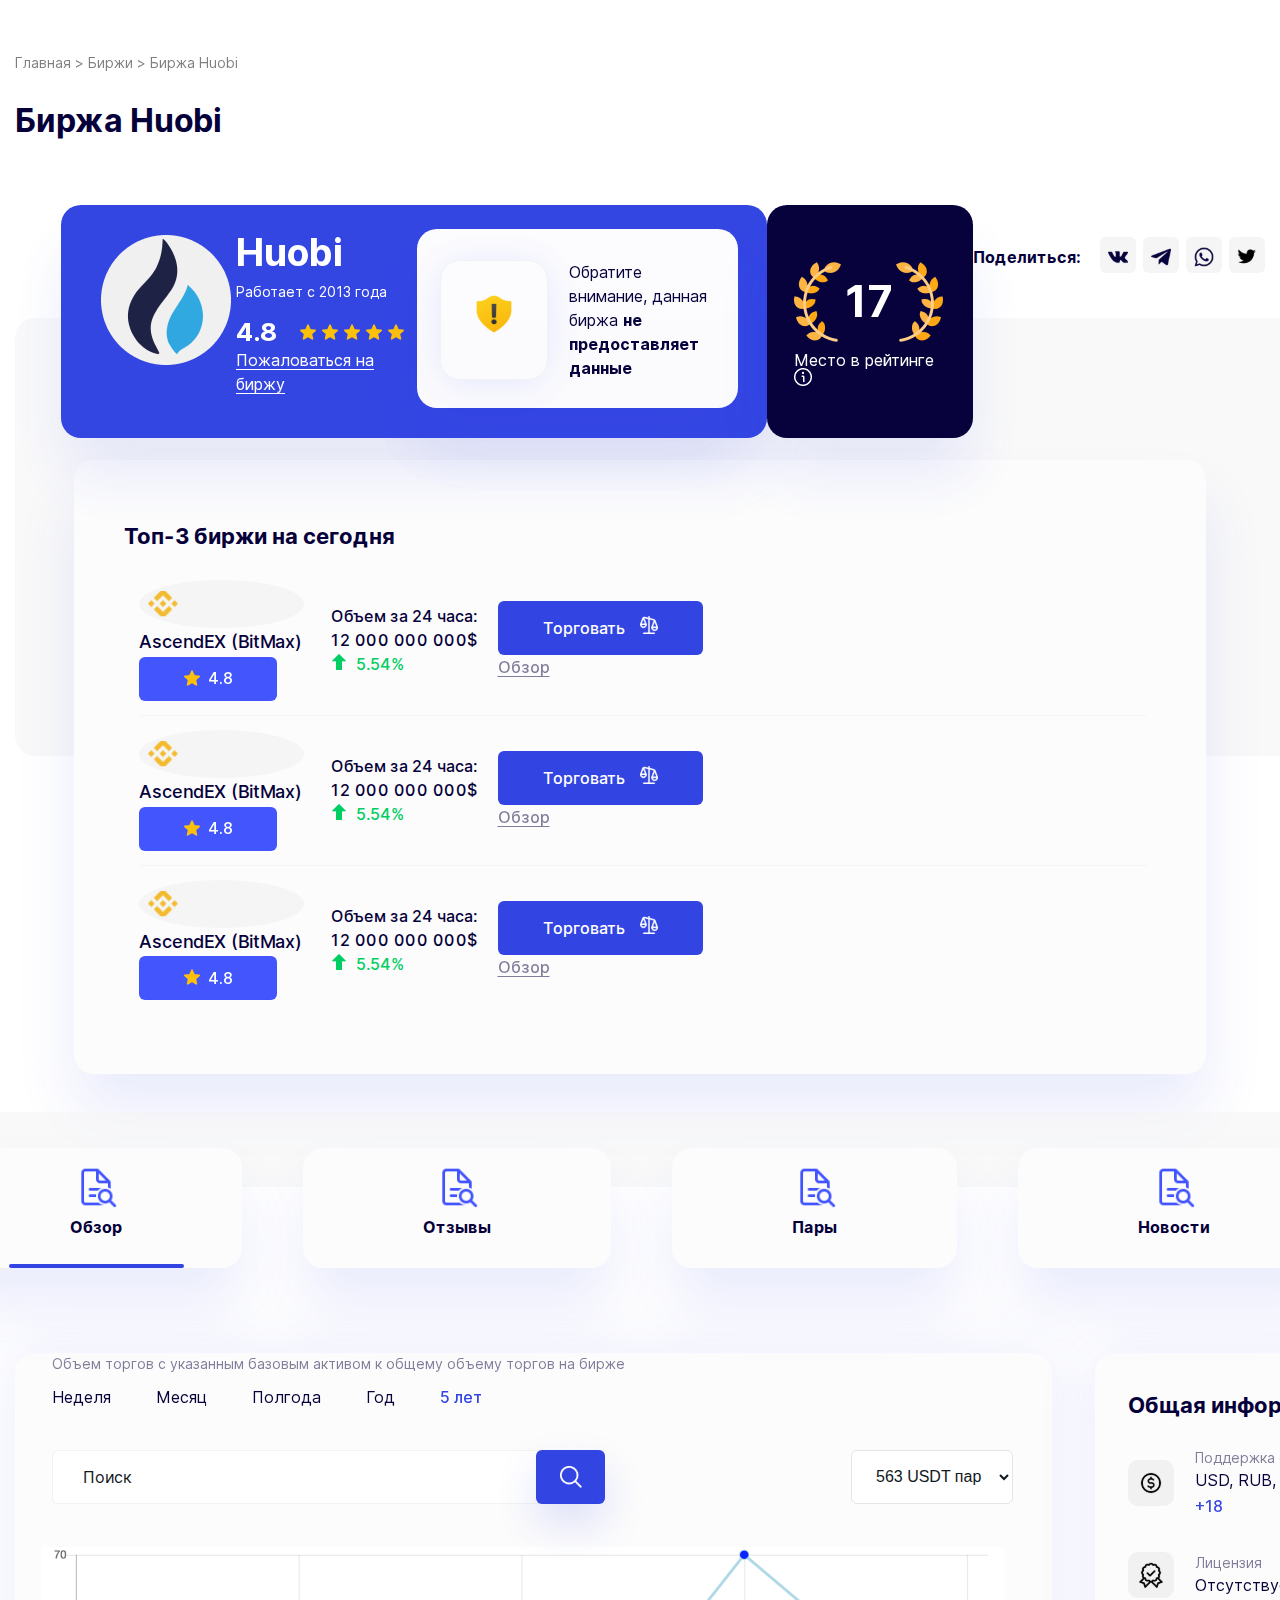
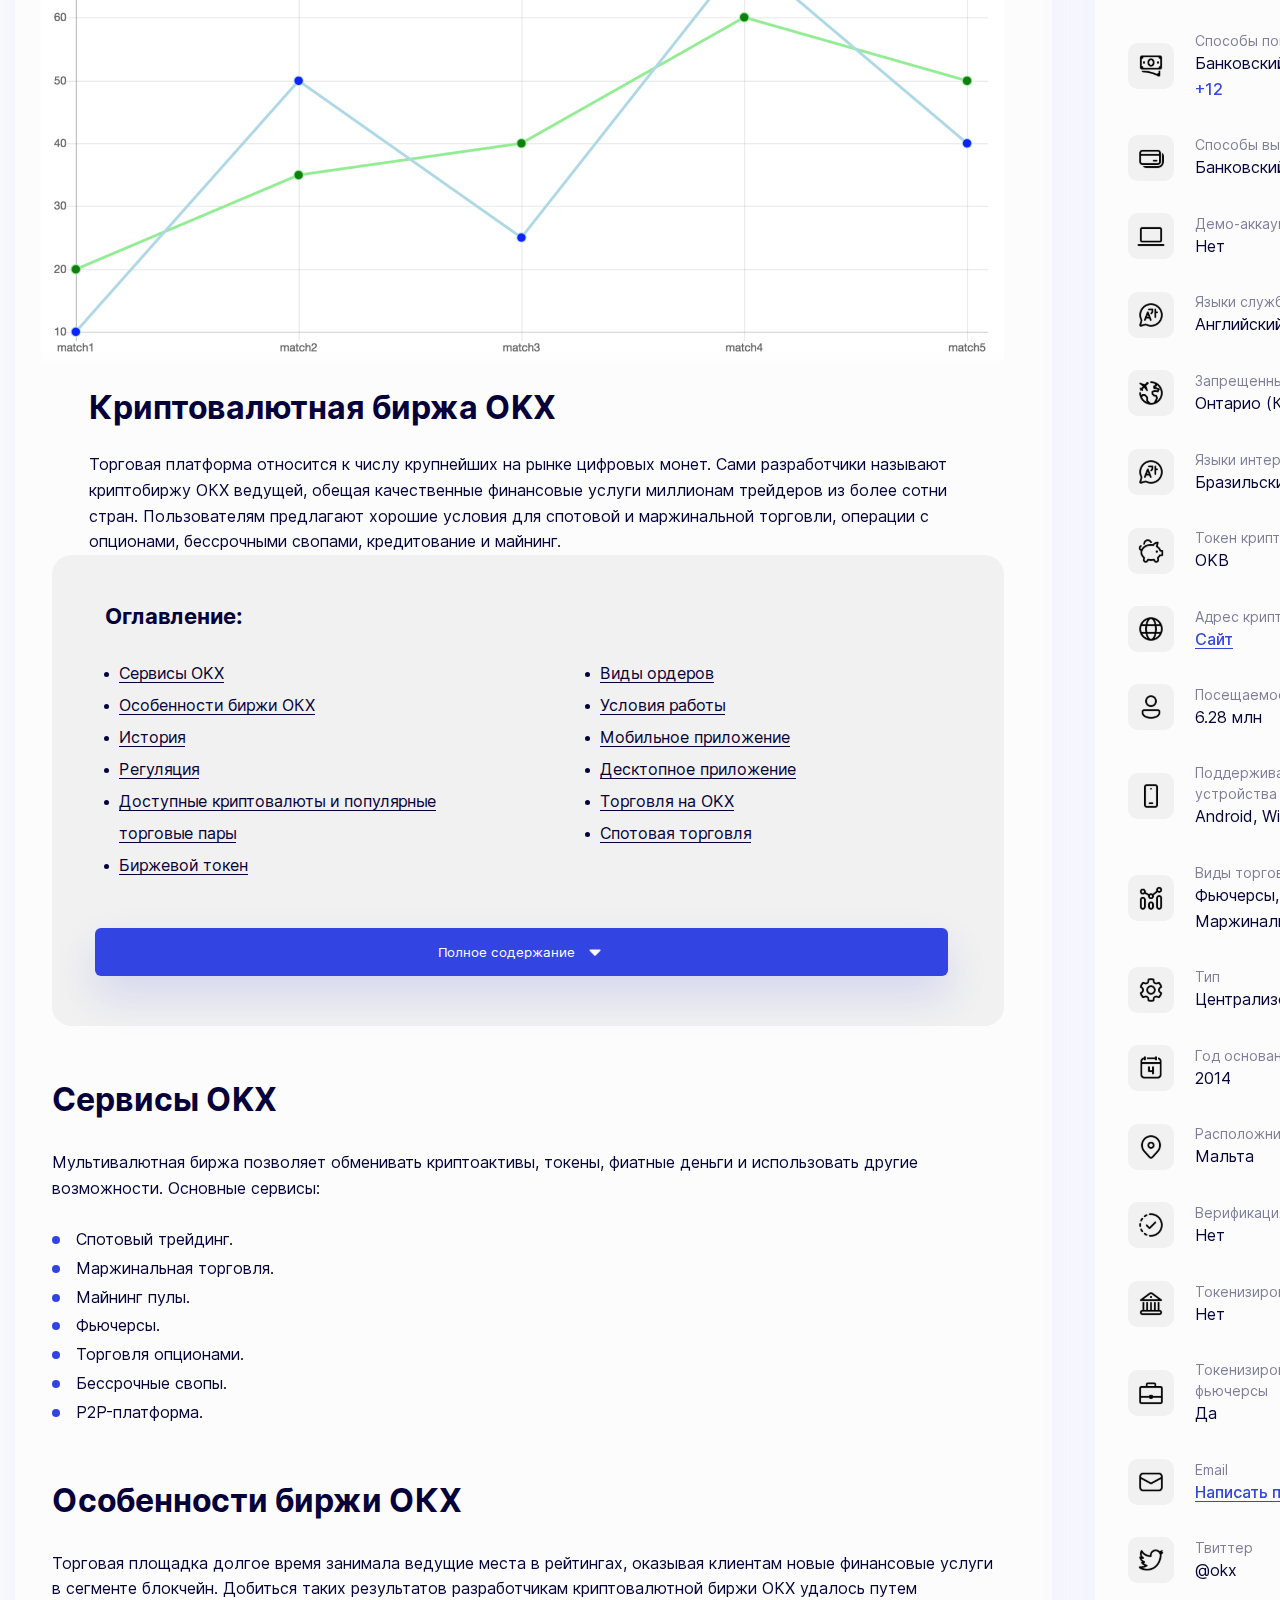
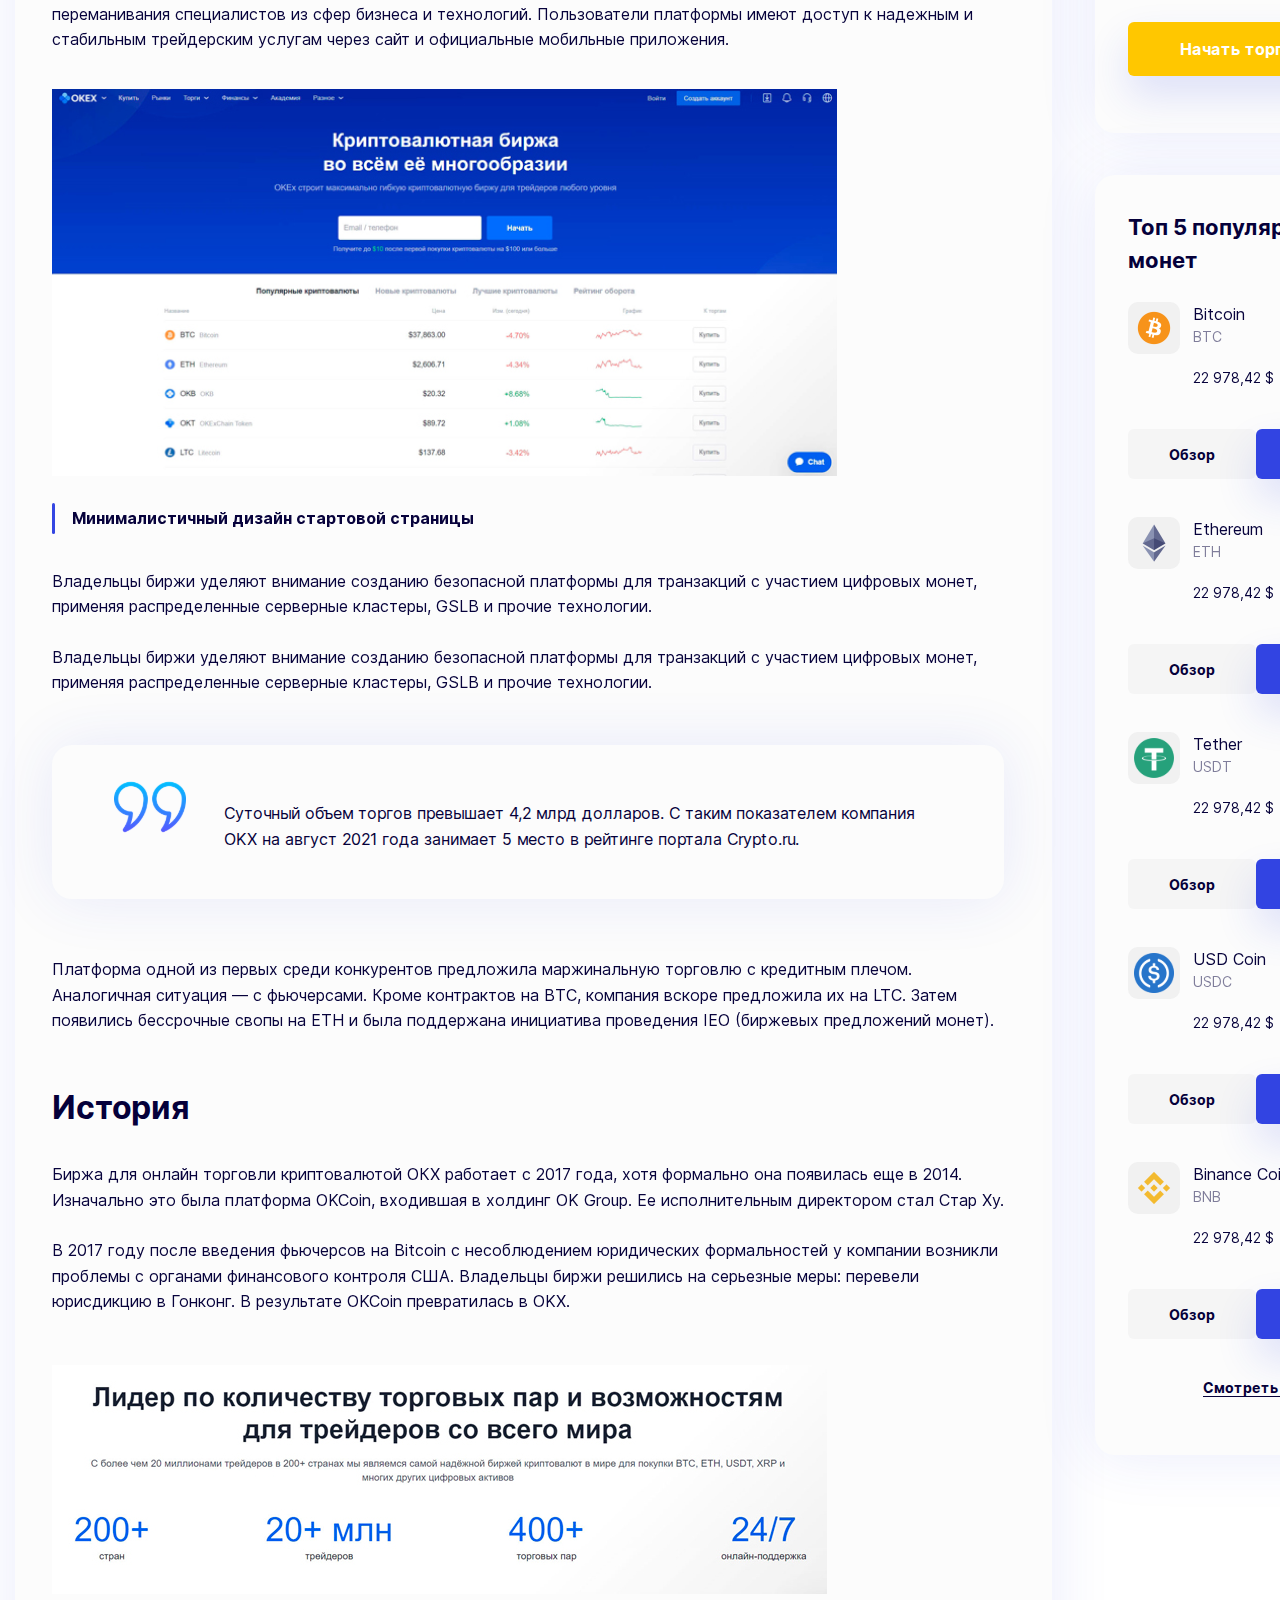
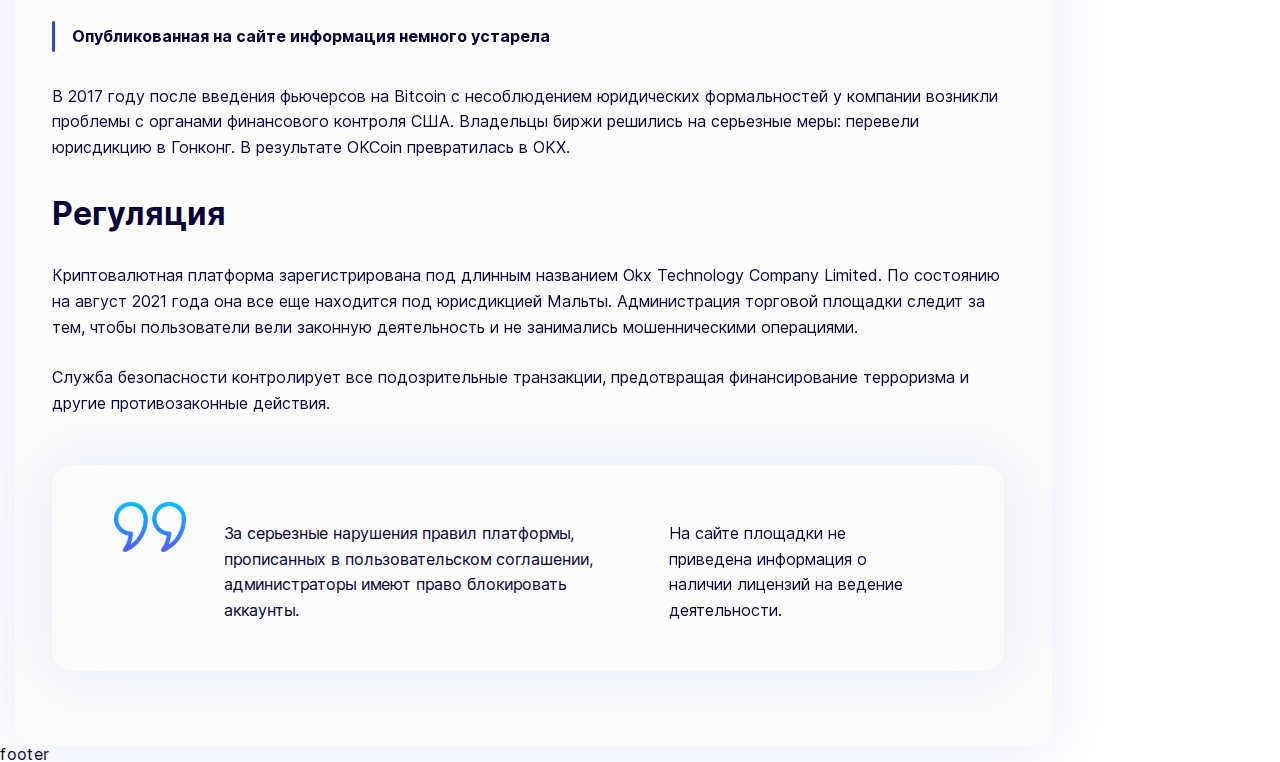
<file: index.html>
<!DOCTYPE html>
<html lang="en">
  <head>
    <meta charset="UTF-8" />
    <meta http-equiv="X-UA-Compatible" content="IE=edge" />
    <meta name="viewport" content="width=device-width, initial-scale=1.0" />
    <link rel="stylesheet" href="css/style.css" />
    <title>Document</title>
  </head>
  <body>
    <div class="wrapper">
      <header class="header">
        <div class="header__container">
          <div class="header__inner">
            <div class="header__breadcrumbs">Главная > Биржи > Биржа Huobi</div>
            <div class="header__title title">Биржа Huobi</div>
            <!--  рейтинги -->
            <div class="header__ratings">
              <div class="ratings-item1">
                <div class="ratings-item1__logo">
                  <img src="img/header/logo.png" alt="Logo-huobi" />
                </div>
                <div class="ratings-item1__content">
                  <div class="ratings-item1__title">Huobi</div>
                  <div class="ratings-item1__subtitle">Работает с 2013 года</div>
                  <div class="ratings-item1__stars">
                    <span>4.8</span>
                    <ul>
                      <li><img src="img/star/star.svg" alt="" /></li>
                      <li><img src="img/star/star.svg" alt="" /></li>
                      <li><img src="img/star/star.svg" alt="" /></li>
                      <li><img src="img/star/star.svg" alt="" /></li>
                      <li><img src="img/star/star.svg" alt="" /></li>
                    </ul>
                  </div>
                  <a class="ratings-item1__complain">Пожаловаться на биржу</a>
                </div>
                <div class="ratings-item1__warning">
                  <div class="warning">
                    <div class="warning__logo">
                      <img src="img/header/warning.svg" alt="warning" />
                    </div>
                    <div class="warning__content">
                      Обратите внимание, данная биржа <span>не предоставляет данные</span>
                    </div>
                  </div>
                </div>
              </div>
              <div class="ratings-item2">
                <div class="ratings-item2__rate">
                  <div class="ratings-item2__leaf">
                    <img src="img/header/rating/laurel-wreath_1.png" alt="wreath" />
                  </div>
                  <div class="ratings-item2__number">17</div>
                  <div class="ratings-item2__leaf">
                    <img src="img/header/rating/laurel-wreath_2.png" alt="wreath" />
                  </div>
                </div>
                <div class="ratings-item2__text">
                  <span>Место в рейтинге</span>
                  <img src="img/header/rating/notification.png" alt="info-mark" />
                </div>
              </div>
              <div class="ratings-item3">
                <div class="socials">
                  <div class="socials__text">Поделиться:</div>
                  <ul class="socials__list">
                    <li>
                      <a href="#" class="socials__link">
                        <img src="img/socials/vk.svg" alt="social-network" />
                      </a>
                    </li>
                    <li>
                      <a href="#" class="socials__link">
                        <img src="img/socials/telegram.svg" alt="social-network" />
                      </a>
                    </li>
                    <li>
                      <a href="#" class="socials__link">
                        <img src="img/socials/whatsapp.svg" alt="social-network" />
                      </a>
                    </li>
                    <li>
                      <a href="#" class="socials__link">
                        <img src="img/socials/twitter.svg" alt="social-network" />
                      </a>
                    </li>
                  </ul>
                </div>
              </div>
            </div>
            <!--  топ 3 биржи -->
            <div class="header__exchanges exchanges-header">
              <div class="exchanges-header__container">
                <div class="exchanges-header__wrapper">
                  <div class="exchanges-header__title">Топ-3 биржи на сегодня</div>
                  <div class="exchanges-header__row">
                    <div class="exchanges-header__item exchanges-header__item_1">
                      <div class="item-exchanges__logo">
                        <img src="img/header/bitmax.svg" alt="" />
                      </div>
                      <div class="item-exchanges__name">AscendEX (BitMax)</div>
                      <div class="item-exchanges__rate">
                        <div class="item-exchange__star">
                          <img src="img/star/star.svg" alt="" />
                        </div>
                        <span>4.8</span>
                      </div>
                    </div>
                    <div class="exchanges-header__item exchanges-header__item_2">
                      <div class="item-exchanges__amount">Объем за 24 часа:</div>
                      <div class="item-exchanges__amount_money">12 000 000 000$</div>
                      <div class="item-exchanges__percent">
                        <div class="item-exchanges__percent_up">
                          <img src="img/header/top-list/arrow.svg" alt="" />
                        </div>
                        <span>5.54%</span>
                      </div>
                    </div>
                    <div class="exchanges-header__item exchanges-header__item_3">
                      <a class="item-exchanges__btn">
                        <span>Торговать</span>
                        <div class="item-exchanges__btn_scales">
                          <img src="img/header/top-list/scales.svg" alt="" />
                        </div>
                      </a>
                      <a class="item-exchanges__link" href="">Обзор</a>
                    </div>
                  </div>
                  <div class="exchanges-header__row">
                    <div class="exchanges-header__item exchanges-header__item_1">
                      <div class="item-exchanges__logo">
                        <img src="img/header/bitmax.svg" alt="" />
                      </div>
                      <div class="item-exchanges__name">AscendEX (BitMax)</div>
                      <div class="item-exchanges__rate">
                        <div class="item-exchange__star">
                          <img src="img/star/star.svg" alt="" />
                        </div>
                        <span>4.8</span>
                      </div>
                    </div>
                    <div class="exchanges-header__item exchanges-header__item_2">
                      <div class="item-exchanges__amount">Объем за 24 часа:</div>
                      <div class="item-exchanges__amount_money">12 000 000 000$</div>
                      <div class="item-exchanges__percent">
                        <div class="item-exchanges__percent_up">
                          <img src="img/header/top-list/arrow.svg" alt="" />
                        </div>
                        <span>5.54%</span>
                      </div>
                    </div>
                    <div class="exchanges-header__item exchanges-header__item_3">
                      <a class="item-exchanges__btn">
                        <span>Торговать</span>
                        <div class="item-exchanges__btn_scales">
                          <img src="img/header/top-list/scales.svg" alt="" />
                        </div>
                      </a>
                      <a class="item-exchanges__link" href="">Обзор</a>
                    </div>
                  </div>
                  <div class="exchanges-header__row">
                    <div class="exchanges-header__item exchanges-header__item_1">
                      <div class="item-exchanges__logo">
                        <img src="img/header/bitmax.svg" alt="" />
                      </div>
                      <div class="item-exchanges__name">AscendEX (BitMax)</div>
                      <div class="item-exchanges__rate">
                        <div class="item-exchange__star">
                          <img src="img/star/star.svg" alt="" />
                        </div>
                        <span>4.8</span>
                      </div>
                    </div>
                    <div class="exchanges-header__item exchanges-header__item_2">
                      <div class="item-exchanges__amount">Объем за 24 часа:</div>
                      <div class="item-exchanges__amount_money">12 000 000 000$</div>
                      <div class="item-exchanges__percent">
                        <div class="item-exchanges__percent_up">
                          <img src="img/header/top-list/arrow.svg" alt="" />
                        </div>
                        <span>5.54%</span>
                      </div>
                    </div>
                    <div class="exchanges-header__item exchanges-header__item_3">
                      <a class="item-exchanges__btn">
                        <span>Торговать</span>
                        <div class="item-exchanges__btn_scales">
                          <img src="img/header/top-list/scales.svg" alt="" />
                        </div>
                      </a>
                      <a class="item-exchanges__link" href="">Обзор</a>
                    </div>
                  </div>
                </div>
              </div>
            </div>

            <div class="header__tabs tabs-header">
              <ul class="tabs-header__list">
                <li class="tabs-header__item tabs-header__item_active">
                  <a href="" class="tabs-header__link">
                    <div class="tabs-header__icon">
                      <img src="/img/header/tabs/review.svg" alt="" />
                    </div>
                    <div class="tabs-header__text">Обзор</div>
                  </a>
                </li>
                <li class="tabs-header__item">
                  <a href="" class="tabs-header__link">
                    <div class="tabs-header__icon">
                      <img src="/img/header/tabs/review.svg" alt="" />
                    </div>
                    <div class="tabs-header__text">Отзывы</div>
                  </a>
                </li>
                <li class="tabs-header__item">
                  <a href="" class="tabs-header__link">
                    <div class="tabs-header__icon">
                      <img src="/img/header/tabs/review.svg" alt="" />
                    </div>
                    <div class="tabs-header__text">Пары</div>
                  </a>
                </li>
                <li class="tabs-header__item">
                  <a href="" class="tabs-header__link">
                    <div class="tabs-header__icon">
                      <img src="/img/header/tabs/review.svg" alt="" />
                    </div>
                    <div class="tabs-header__text">Новости</div>
                  </a>
                </li>
              </ul>
            </div>
          </div>
        </div>
      </header>

      <main class="main">
        <div class="main__container">
          <div class="main__wrapper">
            <div class="main__inner">
              <div class="main__exchange exchange-main">
                <div class="exchange-main__top">
                  <div class="exchange-main__dates dates-exchange">
                    <div class="dates-exchange__text text_grey">
                      Объем торгов с указанным базовым активом к общему объему торгов на бирже
                    </div>
                    <ul class="dates-exchange__list">
                      <li class="dates-exchange__item">
                        <a href="#" class="dates-exchange__link">Неделя</a>
                      </li>
                      <li class="dates-exchange__item">
                        <a href="#" class="dates-exchange__link">Месяц</a>
                      </li>
                      <li class="dates-exchange__item">
                        <a href="#" class="dates-exchange__link">Полгода</a>
                      </li>
                      <li class="dates-exchange__item">
                        <a href="#" class="dates-exchange__link">Год</a>
                      </li>
                      <li class="dates-exchange__item">
                        <a href="#" class="dates-exchange__link dates-exchange__link_active">
                          5 лет
                        </a>
                      </li>
                    </ul>
                  </div>
                  <div class="exchange-main__search search">
                    <div class="search__box">
                      <button class="search__btn">
                        <img src="img/main/input-magnifier.svg" alt="" />
                      </button>
                      <input type="text" class="search__input" placeholder="Поиск" />
                    </div>

                    <select class="search__select" name="currency" onchange="">
                      <option value="USDT">563 USDT пар</option>
                      <option value="BTC">344 BTC пар</option>
                      <option value="ETH">253 ETH пар</option>
                      <option value="HT">56 HT пар</option>
                      <option value="HUSD">55 HUSD пар</option>
                      <option value="USDC">47 USDC пар</option>
                      <option value="USDD">6 USDD пар</option>
                      <option value="TRY">2 TRY пар</option>
                      <option value="USTC">2 USTC пар</option>
                      <option value="BRL">2 BRL пар</option>
                      <option value="RUB">2 RUB пар</option>
                      <option value="UAH">2 UAH пар</option>
                      <option value="EUR">1 EUR пар</option>
                      <option value="GBP">1 GBP пар</option>
                      <option value="TRX">1 TRX пар</option>
                    </select>
                  </div>
                </div>
                <div class="exchange-main__image">
                  <img src="img/main/line-graph.png" alt="" />
                </div>
                <div class="exchange-main__title title">Криптовалютная биржа OKX</div>
                <p class="exchange-main__text text">
                  Торговая платформа относится к числу крупнейших на рынке цифровых монет. Сами
                  разработчики называют криптобиржу ОКX ведущей, обещая качественные финансовые
                  услуги миллионам трейдеров из более сотни стран. Пользователям предлагают хорошие
                  условия для спотовой и маржинальной торговли, операции с опционами, бессрочными
                  свопами, кредитование и майнинг.
                </p>
              </div>
              <div class="main__contents contents-main">
                <div class="contents-main__title">Оглавление:</div>
                <div class="contents-main__lists">
                  <ul class="contents-main__list list">
                    <li class="contents-main__item li">
                      <a href="#" class="contents-main__link">Сервисы OKX</a>
                    </li>
                    <li class="contents-main__item li">
                      <a href="#" class="contents-main__link">Особенности биржи ОКX</a>
                    </li>
                    <li class="contents-main__item li">
                      <a href="#" class="contents-main__link">История</a>
                    </li>
                    <li class="contents-main__item li">
                      <a href="#" class="contents-main__link">Регуляция</a>
                    </li>
                    <li class="contents-main__item li">
                      <a href="#" class="contents-main__link"
                        >Доступные криптовалюты и популярные торговые пары</a
                      >
                    </li>
                    <li class="contents-main__item li">
                      <a href="#" class="contents-main__link">Биржевой токен</a>
                    </li>
                  </ul>
                  <ul class="contents-main__list list">
                    <li class="contents-main__item li">
                      <a href="#" class="contents-main__link">Виды ордеров</a>
                    </li>
                    <li class="contents-main__item li">
                      <a href="#" class="contents-main__link">Условия работы</a>
                    </li>

                    <li class="contents-main__item li">
                      <a href="#" class="contents-main__link">Мобильное приложение</a>
                    </li>
                    <li class="contents-main__item li">
                      <a href="#" class="contents-main__link">Десктопное приложение</a>
                    </li>
                    <li class="contents-main__item li">
                      <a href="#" class="contents-main__link">Торговля на OKX</a>
                    </li>
                    <li class="contents-main__item li">
                      <a href="#" class="contents-main__link">Спотовая торговля</a>
                    </li>
                  </ul>
                </div>
                <button class="contents-main__btn">
                  <span>Полное содержание</span> <img src="img/main/btn-arrow.svg" alt="" />
                </button>
              </div>
              <div class="main__services services-main">
                <div class="services-main__title title">Сервисы OKX</div>
                <p class="services-main__text text">
                  Мультивалютная биржа позволяет обменивать криптоактивы, токены, фиатные деньги и
                  использовать другие возможности. Основные сервисы:
                </p>
                <ul class="services-main__list list">
                  <li class="services-main__item li">
                    <a href="#" class="services-main__link">Спотовый трейдинг.</a>
                  </li>
                  <li class="services-main__item li">
                    <a href="#" class="services-main__link">Маржинальная торговля.</a>
                  </li>
                  <li class="services-main__item li">
                    <a href="#" class="services-main__link">Майнинг пулы.</a>
                  </li>
                  <li class="services-main__item li">
                    <a href="#" class="services-main__link">Фьючерсы.</a>
                  </li>
                  <li class="services-main__item li">
                    <a href="#" class="services-main__link">Торговля опционами.</a>
                  </li>
                  <li class="services-main__item li">
                    <a href="#" class="services-main__link">Бессрочные свопы.</a>
                  </li>
                  <li class="services-main__item li">
                    <a href="#" class="services-main__link">P2P-платформа.</a>
                  </li>
                </ul>
              </div>
              <div class="main__differences differences-main">
                <div class="differences-main__title title">Особенности биржи ОКX</div>
                <p class="differences-main__text_1 text">
                  Торговая площадка долгое время занимала ведущие места в рейтингах, оказывая
                  клиентам новые финансовые услуги в сегменте блокчейн. Добиться таких результатов
                  разработчикам криптовалютной биржи OKX удалось путем переманивания специалистов из
                  сфер бизнеса и технологий. Пользователи платформы имеют доступ к надежным и
                  стабильным трейдерским услугам через сайт и официальные мобильные приложения.
                </p>
                <div class="differences-main__image">
                  <img src="img/main/OKX_1.png" alt="" />
                  <div class="differences-main__desc desc">
                    Минималистичный дизайн стартовой страницы
                  </div>
                </div>
                <p class="differences-main__text_2 text">
                  Владельцы биржи уделяют внимание созданию безопасной платформы для транзакций с
                  участием цифровых монет, применяя распределенные серверные кластеры, GSLB и прочие
                  технологии.
                </p>
                <p class="differences-main__text_3 text">
                  Владельцы биржи уделяют внимание созданию безопасной платформы для транзакций с
                  участием цифровых монет, применяя распределенные серверные кластеры, GSLB и прочие
                  технологии.
                </p>
                <div class="differences-main__quotes quotes">
                  <div class="quotes__image">
                    <img src="img/main/quote.svg" alt="" />
                  </div>
                  <div class="quotes__text">
                    Суточный объем торгов превышает 4,2 млрд долларов. С таким показателем компания
                    OKX на август 2021 года занимает 5 место в рейтинге портала Crypto.ru.
                  </div>
                </div>
                <p class="differences-main__text_4 text">
                  Платформа одной из первых среди конкурентов предложила маржинальную торговлю с
                  кредитным плечом. Аналогичная ситуация — с фьючерсами. Кроме контрактов на BTC,
                  компания вскоре предложила их на LTC. Затем появились бессрочные свопы на ETH и
                  была поддержана инициатива проведения IEO (биржевых предложений монет).
                </p>
              </div>
              <div class="main__history history-main">
                <div class="history-main__title title">История</div>
                <p class="history-main__text_1 text">
                  Биржа для онлайн торговли криптовалютой ОКX работает с 2017 года, хотя формально
                  она появилась еще в 2014. Изначально это была платформа OKCoin, входившая в
                  холдинг OK Group. Ее исполнительным директором стал Стар Ху.
                </p>
                <p class="history-main__text_2 text">
                  В 2017 году после введения фьючерсов на Bitcoin с несоблюдением юридических
                  формальностей у компании возникли проблемы с органами финансового контроля США.
                  Владельцы биржи решились на серьезные меры: перевели юрисдикцию в Гонконг. В
                  результате OKCoin превратилась в OKX.
                </p>
                <div class="history-main__image">
                  <img src="img/main/OKX_2.png" alt="" />
                  <div class="history-main__desc desc">
                    Опубликованная на сайте информация немного устарела
                  </div>
                </div>
                <p class="history-main__text_3 text">
                  В 2017 году после введения фьючерсов на Bitcoin с несоблюдением юридических
                  формальностей у компании возникли проблемы с органами финансового контроля США.
                  Владельцы биржи решились на серьезные меры: перевели юрисдикцию в Гонконг. В
                  результате OKCoin превратилась в OKX.
                </p>
              </div>
              <div class="main__regulation regulation-main">
                <div class="regulation-main__title title">Регуляция</div>
                <p class="regulation-main__text_1 text">
                  Криптовалютная платформа зарегистрирована под длинным названием Okx Technology
                  Company Limited. По состоянию на август 2021 года она все еще находится под
                  юрисдикцией Мальты. Администрация торговой площадки следит за тем, чтобы
                  пользователи вели законную деятельность и не занимались мошенническими операциями.
                </p>
                <p class="regulation-main__text_2 text">
                  Служба безопасности контролирует все подозрительные транзакции, предотвращая
                  финансирование терроризма и другие противозаконные действия.
                </p>
                <div class="regulation-main__quotes quotes">
                  <div class="quotes__image">
                    <img src="img/main/quote.svg" alt="" />
                  </div>
                  <div class="quotes__text">
                    За серьезные нарушения правил платформы, прописанных в пользовательском
                    соглашении, администраторы имеют право блокировать аккаунты.
                  </div>
                  <p class="regulation-main__text_3 text">
                    На сайте площадки не приведена информация о наличии лицензий на ведение
                    деятельности.
                  </p>
                </div>
              </div>
            </div>
            <aside class="aside">
              <div class="aside__info aside-box info-aside">
                <div class="info-aside__title aside-title">Общая информация</div>
                <ul class="info-aside__list">
                  <li class="info-aside__item">
                    <div class="info-aside__icon">
                      <img src="img/aside/info/usd.svg" alt="" />
                    </div>
                    <div class="info-aside__content">
                      <div class="info-aside__heading text_grey">Поддержка фиата</div>
                      <div class="info-aside__text text">USD, RUB, JPY, VND <span>+18</span></div>
                    </div>
                  </li>
                  <li class="info-aside__item">
                    <div class="info-aside__icon">
                      <img src="img/aside/info/guarantee.svg" alt="" />
                    </div>
                    <div class="info-aside__content">
                      <div class="info-aside__heading text_grey">Лицензия</div>
                      <div class="info-aside__text text">Отсутствует</div>
                    </div>
                  </li>
                  <li class="info-aside__item">
                    <div class="info-aside__icon">
                      <img src="img/aside/info/money.svg" alt="" />
                    </div>
                    <div class="info-aside__content">
                      <div class="info-aside__heading text_grey">Способы пополнения</div>
                      <div class="info-aside__text text">Банковский перевод <span>+12</span></div>
                    </div>
                  </li>

                  <li class="info-aside__item">
                    <div class="info-aside__icon">
                      <img src="img/aside/info/bank-card.svg" alt="" />
                    </div>
                    <div class="info-aside__content">
                      <div class="info-aside__heading text_grey">Способы вывода</div>
                      <div class="info-aside__text text">Банковский перевод <span>+7</span></div>
                    </div>
                  </li>
                  <li class="info-aside__item">
                    <div class="info-aside__icon">
                      <img src="img/aside/info/laptop.svg" alt="" />
                    </div>
                    <div class="info-aside__content">
                      <div class="info-aside__heading text_grey">Демо-аккаунт</div>
                      <div class="info-aside__text text">Нет</div>
                    </div>
                  </li>
                  <li class="info-aside__item">
                    <div class="info-aside__icon">
                      <img src="img/aside/info/language.svg" alt="" />
                    </div>
                    <div class="info-aside__content">
                      <div class="info-aside__heading text_grey">Языки службы поддержки</div>
                      <div class="info-aside__text text">Английский</div>
                    </div>
                  </li>
                  <li class="info-aside__item">
                    <div class="info-aside__icon">
                      <img src="img/aside/info/globe.svg" alt="" />
                    </div>
                    <div class="info-aside__content">
                      <div class="info-aside__heading text_grey">Запрещенные страны</div>
                      <div class="info-aside__text text">Онтарио (Канада)<span>+16</span></div>
                    </div>
                  </li>
                  <li class="info-aside__item">
                    <div class="info-aside__icon">
                      <img src="img/aside/info/language.svg" alt="" />
                    </div>
                    <div class="info-aside__content">
                      <div class="info-aside__heading text_grey">Языки интерфейса</div>
                      <div class="info-aside__text text">Бразильский<span>+21</span></div>
                    </div>
                  </li>
                  <li class="info-aside__item">
                    <div class="info-aside__icon">
                      <img src="img/aside/info/money-box.svg" alt="" />
                    </div>
                    <div class="info-aside__content">
                      <div class="info-aside__heading text_grey">Токен криптобиржи</div>
                      <div class="info-aside__text text">OKB</div>
                    </div>
                  </li>
                  <li class="info-aside__item">
                    <div class="info-aside__icon">
                      <img src="img/aside/info/globe-2.svg" alt="" />
                    </div>
                    <div class="info-aside__content">
                      <div class="info-aside__heading text_grey">Адрес криптобиржи</div>
                      <a href="#" class="info-aside__text info-aside__text_link text">Сайт</a>
                    </div>
                  </li>
                  <li class="info-aside__item">
                    <div class="info-aside__icon">
                      <img src="img/aside/info/user.svg" alt="" />
                    </div>
                    <div class="info-aside__content">
                      <div class="info-aside__heading text_grey">Посещаемость</div>
                      <div class="info-aside__text text">6.28 млн</div>
                    </div>
                  </li>
                  <li class="info-aside__item">
                    <div class="info-aside__icon">
                      <img src="img/aside/info/phone.svg" alt="" />
                    </div>
                    <div class="info-aside__content">
                      <div class="info-aside__heading text_grey">Поддерживаемые устройства</div>
                      <div class="info-aside__text text">Android, Windows, iOS</div>
                    </div>
                  </li>
                  <li class="info-aside__item">
                    <div class="info-aside__icon">
                      <img src="img/aside/info/chart.svg" alt="" />
                    </div>
                    <div class="info-aside__content">
                      <div class="info-aside__heading text_grey">Виды торговли</div>
                      <div class="info-aside__text text">Фьючерсы, Маржинальная</div>
                    </div>
                  </li>
                  <li class="info-aside__item">
                    <div class="info-aside__icon">
                      <img src="img/aside/info/settings.svg" alt="" />
                    </div>
                    <div class="info-aside__content">
                      <div class="info-aside__heading text_grey">Тип</div>
                      <div class="info-aside__text text">Централизованная</div>
                    </div>
                  </li>
                  <li class="info-aside__item">
                    <div class="info-aside__icon">
                      <img src="img/aside/info/calendar.svg" alt="" />
                    </div>
                    <div class="info-aside__content">
                      <div class="info-aside__heading text_grey">Год основания</div>
                      <div class="info-aside__text text">2014</div>
                    </div>
                  </li>
                  <li class="info-aside__item">
                    <div class="info-aside__icon">
                      <img src="img/aside/info/location.svg" alt="" />
                    </div>
                    <div class="info-aside__content">
                      <div class="info-aside__heading text_grey">Расположние</div>
                      <div class="info-aside__text text">Мальта</div>
                    </div>
                  </li>
                  <li class="info-aside__item">
                    <div class="info-aside__icon">
                      <img src="img/aside/info/progress.svg" alt="" />
                    </div>
                    <div class="info-aside__content">
                      <div class="info-aside__heading text_grey">Верификация</div>
                      <div class="info-aside__text text">Нет</div>
                    </div>
                  </li>
                  <li class="info-aside__item">
                    <div class="info-aside__icon">
                      <img src="img/aside/info/museum.svg" alt="" />
                    </div>
                    <div class="info-aside__content">
                      <div class="info-aside__heading text_grey">Токенизированные фонды</div>
                      <div class="info-aside__text text">Нет</div>
                    </div>
                  </li>
                  <li class="info-aside__item">
                    <div class="info-aside__icon">
                      <img src="img/aside/info/business.svg" alt="" />
                    </div>
                    <div class="info-aside__content">
                      <div class="info-aside__heading text_grey">Токенизированные фьючерсы</div>
                      <div class="info-aside__text text">Да</div>
                    </div>
                  </li>
                  <li class="info-aside__item">
                    <div class="info-aside__icon">
                      <img src="img/aside/info/mail.svg" alt="" />
                    </div>
                    <div class="info-aside__content">
                      <div class="info-aside__heading text_grey">Email</div>
                      <div class="info-aside__text info-aside__text_link text">Написать письмо</div>
                    </div>
                  </li>
                  <li class="info-aside__item">
                    <div class="info-aside__icon">
                      <img src="img/aside/info/twitter.svg" alt="" />
                    </div>
                    <div class="info-aside__content">
                      <div class="info-aside__heading text_grey">Твиттер</div>
                      <div class="info-aside__text text">@okx</div>
                    </div>
                  </li>
                </ul>
                <div class="info-aside__btn">
                  <a href="#">Начать торговать</a>
                </div>
              </div>
              <div class="aside__coins aside-box coins-aside">
                <div class="coins-aside__title aside-title">Топ 5 популярных монет</div>
                <ul class="coins-aside__list">
                  <li class="coins-aside__item">
                    <div class="coins-aside__content">
                      <div class="coins-aside__coin-wrapper">
                        <div class="coins-aside__icon">
                          <img src="img/aside/coins/btc.svg" alt="bitcoin" />
                        </div>
                        <div class="coins-aside__text-wrapper">
                          <div class="coins-aside__name">Bitcoin</div>
                          <div class="coins-aside__abbr text_grey">BTC</div>
                        </div>
                        <div class="coins-aside__arrow">
                          <img src="img/aside/coins/arrow-down.svg" alt="" />
                        </div>
                      </div>
                      <div class="coins-aside__money">22 978,42 $ <span>0,92 %</span></div>
                    </div>
                    <div class="coins-aside__btns">
                      <a href="#" class="coins-aside__btn coins-aside__btn_grey">Обзор</a>
                      <a href="#" class="coins-aside__btn coins-aside__btn_blue">Купить</a>
                    </div>
                  </li>
                  <li class="coins-aside__item">
                    <div class="coins-aside__content">
                      <div class="coins-aside__coin-wrapper">
                        <div class="coins-aside__icon">
                          <img src="img/aside/coins/etherium.svg" alt="etherium" />
                        </div>
                        <div class="coins-aside__text-wrapper">
                          <div class="coins-aside__name">Ethereum</div>
                          <div class="coins-aside__abbr text_grey">ETH</div>
                        </div>
                        <div class="coins-aside__arrow">
                          <img src="img/aside/coins/arrow-down.svg" alt="" />
                        </div>
                      </div>
                      <div class="coins-aside__money">22 978,42 $ <span>0,92 %</span></div>
                    </div>
                    <div class="coins-aside__btns">
                      <a href="#" class="coins-aside__btn coins-aside__btn_grey">Обзор</a>
                      <a href="#" class="coins-aside__btn coins-aside__btn_blue">Купить</a>
                    </div>
                  </li>
                  <li class="coins-aside__item">
                    <div class="coins-aside__content">
                      <div class="coins-aside__coin-wrapper">
                        <div class="coins-aside__icon">
                          <img src="img/aside/coins/tether.svg" alt="tether" />
                        </div>
                        <div class="coins-aside__text-wrapper">
                          <div class="coins-aside__name">Tether</div>
                          <div class="coins-aside__abbr text_grey">USDT</div>
                        </div>
                        <div class="coins-aside__arrow">
                          <img src="img/aside/coins/arrow-down.svg" alt="" />
                        </div>
                      </div>
                      <div class="coins-aside__money">22 978,42 $ <span>0,92 %</span></div>
                    </div>
                    <div class="coins-aside__btns">
                      <a href="#" class="coins-aside__btn coins-aside__btn_grey">Обзор</a>
                      <a href="#" class="coins-aside__btn coins-aside__btn_blue">Купить</a>
                    </div>
                  </li>
                  <li class="coins-aside__item">
                    <div class="coins-aside__content">
                      <div class="coins-aside__coin-wrapper">
                        <div class="coins-aside__icon">
                          <img src="img/aside/coins/usd-coin.svg" alt="usd-coin" />
                        </div>
                        <div class="coins-aside__text-wrapper">
                          <div class="coins-aside__name">USD Coin</div>
                          <div class="coins-aside__abbr text_grey">USDC</div>
                        </div>
                        <div class="coins-aside__arrow">
                          <img src="img/aside/coins/arrow-down.svg" alt="" />
                        </div>
                      </div>
                      <div class="coins-aside__money">22 978,42 $ <span>0,92 %</span></div>
                    </div>
                    <div class="coins-aside__btns">
                      <a href="#" class="coins-aside__btn coins-aside__btn_grey">Обзор</a>
                      <a href="#" class="coins-aside__btn coins-aside__btn_blue">Купить</a>
                    </div>
                  </li>
                  <li class="coins-aside__item">
                    <div class="coins-aside__content">
                      <div class="coins-aside__coin-wrapper">
                        <div class="coins-aside__icon">
                          <img src="img/aside/coins/binance.svg" alt="binance" />
                        </div>
                        <div class="coins-aside__text-wrapper">
                          <div class="coins-aside__name">Binance Coin</div>
                          <div class="coins-aside__abbr text_grey">BNB</div>
                        </div>
                        <div class="coins-aside__arrow">
                          <img src="img/aside/coins/arrow-down.svg" alt="" />
                        </div>
                      </div>
                      <div class="coins-aside__money">22 978,42 $ <span>0,92 %</span></div>
                    </div>
                    <div class="coins-aside__btns">
                      <a href="#" class="coins-aside__btn coins-aside__btn_grey">Обзор</a>
                      <a href="#" class="coins-aside__btn coins-aside__btn_blue">Купить</a>
                    </div>
                  </li>
                </ul>
                <div class="coins-aside__link">
                  <a href="#"> Смотреть все </a>
                </div>
              </div>
            </aside>
          </div>
        </div>
      </main>
      <footer class="footer">footer</footer>
    </div>
  </body>
</html>
</file>
<file: css/style.css>
@font-face {
  font-family: "Inter";
  src: url("../fonts/Inter-Bold.woff2") format("woff2"),
    url("../fonts/Inter-Bold.woff") format("woff");
  font-weight: bold;
  font-style: normal;
  font-display: swap;
}

@font-face {
  font-family: "Inter";
  src: url("../fonts/Inter-Medium.woff2") format("woff2"),
    url("../fonts/Inter-Medium.woff") format("woff");
  font-weight: 500;
  font-style: normal;
  font-display: swap;
}

@font-face {
  font-family: "Inter";
  src: url("../fonts/Inter-Regular.woff2") format("woff2"),
    url("../fonts/Inter-Regular.woff") format("woff");
  font-weight: normal;
  font-style: normal;
  font-display: swap;
}

* {
  padding: 0px;
  margin: 0px;
  border: 0px;
}

*,
*:before,
*:after {
  -moz-box-sizing: border-box;
  -webkit-box-sizing: border-box;
  box-sizing: border-box;
}

:focus,
:active {
  outline: none;
}

a:focus,
a:active {
  outline: none;
}

aside,
nav,
footer,
header,
section {
  display: block;
}

html,
body {
  height: 100%;
  line-height: 1;
}

body {
  color: #05003a;
  font-family: "Inter";
  font-size: 16px;
  font-weight: 400;
  -ms-text-size-adjust: 100%;
  -moz-text-size-adjust: 100%;
  -webkit-text-size-adjust: 100%;
}

input,
button,
textarea {
  font-family: "Inter";
}

input::-ms-clear {
  display: none;
}

button {
  cursor: pointer;
}

button::-moz-focus-inner {
  padding: 0;
  border: 0;
}

a,
a:visited {
  text-decoration: none;
}

a:hover {
  text-decoration: none;
}

ul li {
  list-style: none;
}

img {
  vertical-align: top;
}

h1,
h2,
h3,
h4,
h5,
h6 {
  font-weight: inherit;
  font-size: inherit;
}
/* ======================================= */

.wrapper {
  overflow: hidden;
  display: flex;
  flex-direction: column;
  min-height: 100%;
}

.main {
  flex: 1 1 auto;
}

[class*="__container"] {
  max-width: 1462px;
  margin: 0 auto;
  padding: 0px 15px;
}

.header {
  padding: 55px 0px 85px 0px;
}

.header__container {
}
.header__inner {
  display: flex;
  flex-direction: column;
}

.header__breadcrumbs {
  font-size: 14px;
  line-height: 121%;
  color: #000000;
  opacity: 0.5;
  margin-bottom: 25px;
}
.header__title {
  font-weight: 700;
  font-size: 38px;
  line-height: 121%;
  color: #000000;
  margin-bottom: 60px;
}

.header__ratings {
  position: relative;
  z-index: 3;
  margin-bottom: 22px;
  display: flex;
  padding-left: 46px;
  justify-content: space-between;
}

.ratings-item1 {
  max-width: 814px;
  width: 100%;
  display: flex;
  justify-content: space-between;

  padding: 24px 29px 30px 40px;
  background-color: #3244e2;
  opacity: 0.99;

  box-shadow: 0px 40px 60px rgba(50, 68, 226, 0.1);
  border-radius: 20px;
}
.ratings-item1__logo {
  padding-top: 6px;
}
.ratings-item1__content {
  padding-left: 5px;
  color: #fff;
}
.ratings-item1__title {
  font-weight: 700;
  font-size: 38px;
  line-height: 121%;
  margin-bottom: 6px;
}
.ratings-item1__subtitle {
  font-size: 14px;
  line-height: 150%;
  margin-bottom: 15px;
}
.ratings-item1__stars {
  display: flex;
  align-items: center;
}

.ratings-item1__stars span {
  font-weight: 700;
  font-size: 26px;
  line-height: 119%;
  margin-right: 23px;
}
.ratings-item1__stars ul {
  display: flex;
  gap: 6px;
}
.ratings-item1__complain {
  line-height: 150%;
  text-decoration-line: underline;
  text-underline-offset: 3px;
}
.ratings-item1__warning {
}
.warning {
  gap: 21px;
  padding: 31px 20px 28px 23px;
  display: flex;
  max-width: 340px;
  background: #ffffff;
  opacity: 0.99;

  box-shadow: 0px 40px 60px rgba(50, 68, 226, 0.1);
  border-radius: 20px;
}

.warning__logo {
  padding: 31px;
  background-color: #ffffff;
  opacity: 0.99;
  border: 1px solid #f5f5f5;
  box-shadow: 0px 4px 40px rgba(65, 84, 253, 0.14);
  border-radius: 20px;
}
.warning__content {
  line-height: 150%;
}

.warning__content span {
  font-weight: 700;
}

.ratings-item2 {
  padding: 47px 27px;
  background-color: #05003a;
  opacity: 0.99;

  box-shadow: 0px 40px 60px rgba(50, 68, 226, 0.1);
  border-radius: 20px;
}
.ratings-item2__rate {
  max-width: 153px;
  margin: 0 auto;
  display: flex;
  justify-content: space-between;
  align-items: center;
}
.ratings-item2__leaf {
}
.ratings-item2__number {
  font-weight: 700;
  font-size: 44px;
  line-height: 53px;

  color: #ffffff;
}
.ratings-item2__text {
  color: #ffffff;
}

.ratings-item3 {
  padding-top: 40px;
}
.socials {
  display: flex;
  align-items: center;
}
.socials__text {
  margin-right: 20px;
  font-weight: 700;
  line-height: 150%;
}

.socials__list {
  display: flex;
  gap: 7px;
}

.socials__link {
  background: #f5f5f5;
  opacity: 0.99;
  border-radius: 6px;
  padding: 8px;
}

@media (max-width: 768px) {
  .ratings-item1__logo img {
    width: 73px;
    height: 73px;
  }

  .header__inner {
    padding-left: 22px;
    padding-right: 19px;
  }

  .header__title {
    margin-bottom: 53px;
  }

  .header__ratings {
    margin-bottom: 36px;
    flex-direction: column;
    padding: 0;
  }

  .ratings-item1 {
    padding: 24px 18px 29px 20px;
    margin-bottom: 42px;
    order: 1;
  }
  .ratings-item3 {
    padding-top: 0;
    margin-bottom: 28px;
    order: 2;
  }

  .ratings-item2 {
    text-align: center;
    order: 3;
  }

  .ratings-item2__text img {
    padding-left: 13px;
  }
}

/* ===top-exchanges====================================================== */

.header__exchanges {
  padding: 0 44px;
  position: relative;
  z-index: 2;
}

.exchanges-header__wrapper {
  display: flex;
  flex-direction: column;
  padding: 63px 74px 74px 50px;
  background-color: #fcfcfc;
  box-shadow: 0px 40px 60px rgba(50, 68, 226, 0.1);
  border-radius: 20px;
  position: relative;
  z-index: 2;
}

.header__exchanges::before {
  display: block;
  content: "";

  position: absolute;
  left: 0;
  top: -142px;
  width: 1432px;
  height: 438px;

  background-color: #f5f5f5;
  opacity: 0.6;
  border-radius: 20px;
}

.exchanges-header {
  margin-bottom: 56px;
}

.exchanges-header__title {
  margin-bottom: 30px;
  font-weight: 700;
  font-size: 22px;
  line-height: 27px;
}

.exchanges-header__row {
  display: flex;
  font-weight: 500;
  line-height: 150%;
  align-items: center;
  padding-left: 15px;
  position: relative;
  padding-bottom: 15px;
  margin-bottom: 14px;
}

.exchanges-header__row:last-child {
  padding-bottom: 0;
  margin-bottom: 0;
}

.exchanges-header__row::after {
  display: block;

  content: "";
  height: 1px;
  width: 100%;
  position: absolute;
  bottom: 0;

  background-color: #f5f5f5;
  opacity: 0.99;
  border-radius: 10px;
  transform: matrix(1, 0, 0, -1, 0, 0);
}
.exchanges-header__row:last-child::after {
  display: none;
}

.item-exchanges__logo {
  margin-right: 27px;
  background-color: #f5f5f5;
  padding: 11px 9px;
  border-radius: 50%;
}
.item-exchanges__name {
  margin-right: 29px;
  font-weight: 500;
  font-size: 18px;
  line-height: 160%;
}
.item-exchanges__rate {
  margin-right: 54px;
  padding: 10px 12px;
  display: flex;
  background-color: #4154fd;
  opacity: 0.99;
  border-radius: 6px;
  align-items: center;
  justify-content: center;
  gap: 8px;
}

.item-exchange__star img {
  padding-top: 3px;
}

.item-exchanges__rate span {
  color: #fff;
  line-height: 19px;
}

.item-exchanges__amount {
  margin-right: 15px;
}
.item-exchanges__amount_money {
  margin-right: 20px;
  letter-spacing: 0.5px;
}
.item-exchanges__percent {
  display: flex;
  margin-right: 82px;
}

.item-exchanges__percent span {
  color: #00ce63;
}
.item-exchanges__percent_up img {
  margin-right: 9px;
  padding-top: 2px;
}
.item-exchanges__btn {
  display: flex;
  margin-right: 52px;
  padding: 15px 45px;
  background: #3244e2;
  border-radius: 6px;
}

.item-exchanges__btn {
  color: #fff;
}
.item-exchanges__btn_scales {
  margin-left: 15px;
}
.item-exchanges__link {
  text-decoration-line: underline;
  text-underline-offset: 3px;
  color: #05003a;
  opacity: 0.5;
}

@media (max-width: 768px) {
  .header {
    padding: 47px 0 62px 0;
  }

  .header__exchanges {
    padding: 0;
  }

  .header__exchanges::before {
    display: none;
  }
  .exchanges-header {
    padding: 0;
  }

  .exchanges-header__container {
    padding: 0;
    max-width: 697px;
    width: 100%;
    margin: 0 auto;
  }

  .exchanges-header__wrapper {
    padding: 63px 50px 61px 50px;
  }

  .exchanges-header__item {
    display: flex;
    align-items: center;
  }
  .exchanges-header__item_1 {
    margin-bottom: 18px;
  }
  .exchanges-header__item_2 {
    margin-bottom: 27px;
  }
  .exchanges-header__item_3 {
  }

  .exchanges-header__row {
    display: flex;
    flex-direction: column;
    align-items: flex-start;
    padding: 0;
    padding-bottom: 30px;
    margin-bottom: 30px;
  }
}

/* =========tabs========================================================== */

.header__tabs {
  padding: 18px 44px 0 44px;
  position: relative;
  z-index: 2;
}

.header__tabs::before {
  display: block;
  content: "";

  position: absolute;

  width: 1432px;
  height: 75px;
  top: -18px;

  background-color: #f5f5f5;
  opacity: 0.6;
  border-radius: 20px;
}

.tabs-header {
  display: flex;
  justify-content: center;
}
.tabs-header__list {
  display: flex;
  gap: 61px;
  position: relative;
  z-index: 2;
}
.tabs-header__item {
}
.tabs-header__item_active {
}

.tabs-header__item_active::after {
  display: block;
  content: "";
  width: 175px;
  height: 4px;
  background-color: #3244e2;
  border-radius: 3px;
  margin: -4px auto;
}

.tabs-header__link {
  display: block;
  padding: 17px 120px 29px 120px;
  box-shadow: 0px 40px 60px rgba(50, 68, 226, 0.1);
  border-radius: 20px;
  text-align: center;
  background-color: #fcfcfc;
}
.tabs-header__icon {
  margin-bottom: 6px;
}
.tabs-header__text {
  font-weight: 700;
  line-height: 150%;
  color: #05003a;
}
/* main==================================================================== */
/* main__exchange -=========================================================*/

.main {
}
.main__container {
}

.main__wrapper {
  display: flex;
  gap: 43px;
}
.main__inner {
  padding: 0px 48px 0 37px;
  max-width: 1038px;
  width: 100%;
  background-color: #fcfcfc;

  box-shadow: 0px 0px 60px rgba(50, 68, 226, 0.1);
  border-radius: 20px;
}

.main__exchange {
}
.exchange-main {
}

.exchange-main__top {
}

.exchange-main__dates {
}

.dates-exchange {
}
.dates-exchange__text {
  margin-bottom: 11px;
}

.text_grey {
  font-weight: 400;
  font-size: 14px;
  line-height: 150%;

  color: #05003a;

  opacity: 0.5;
}

.dates-exchange__list {
  display: flex;
  justify-content: space-between;
  max-width: 430px;
  width: 100%;
  margin-bottom: 41px;
}
.dates-exchange__item {
}
.dates-exchange__link {
  font-weight: 400;
  font-size: 16px;
  line-height: 150%;

  color: #05003a;

  opacity: 0.99;
}
.dates-exchange__link_active {
  font-weight: 500;
  color: #3244e2;
}
.exchange-main__form {
}

.exchange-main__image img {
  margin-left: -11px;
}
.exchange-main__image {
  margin-bottom: 20px;
}
.exchange-main__title {
  margin-bottom: 20px;
  padding: 0 55px 0 37px;
}
.title {
  font-weight: 700;
  font-size: 32px;
  line-height: 150%;

  color: #05003a;
}
.exchange-main__text {
  padding: 0 55px 0 37px;
}
.text {
  font-weight: 400;
  font-size: 16px;
  line-height: 160%;
  color: #05003a;
  opacity: 0.99;
}

/* form========================================= */

.exchange-main__search {
  display: flex;
  justify-content: space-between;
  margin-bottom: 43px;
}

.search__box {
  width: fit-content;
  height: fit-content;
  position: relative;
}
.search__input {
  height: 54px;
  width: 553px;
  border-style: none;
  font-size: 16px;
  outline: none;
  padding: 0 30px;
  color: #101820;
  background-color: #ffffff;

  border: 1px solid rgba(229, 229, 229, 0.5);
  border-radius: 6px;
}
.search__input::placeholder {
  font-weight: 400;
  font-size: 16px;
  line-height: 160%;
  color: #101820;
}
.search__btn {
  width: 69px;
  height: 54px;
  outline: none;
  cursor: pointer;
  pointer-events: painted;

  position: absolute;
  right: 0px;

  background: #3244e2;
  box-shadow: 0px 20px 40px rgba(50, 68, 226, 0.15);
  border-radius: 6px;
}

.search__select {
  padding: 13px 14px 14px 20px;
  margin-right: -9px;
  font-weight: 400;
  font-size: 16px;
  line-height: 160%;

  color: #101820;

  background-color: #ffffff;
  border: 1px solid #e5e5e5;
  border-radius: 6px;
}

/* contents====================================================================== */

.main__contents {
}
.contents-main {
  padding: 44px 56px 50px 43px;
  border-radius: 20px;
  background-color: rgba(229, 229, 229, 0.5);
}
.contents-main__title {
  margin-bottom: 23px;
  padding-left: 10px;
  font-weight: 700;
  font-size: 22px;
  line-height: 160%;
  color: #05003a;
}

.contents-main__lists {
  display: flex;
  gap: 119px;
  margin-bottom: 47px;
}

.list {
  display: flex;
  flex-direction: column;
}

.contents-main__list {
  max-width: 362px;
  width: 100%;
}

.li {
  position: relative;
  padding-left: 24px;
}

.contents-main__item {
  max-width: 362px;
  width: 100%;
}

.contents-main__item::before {
  position: absolute;
  left: 9px;
  top: 15px;
  display: inline-block;
  content: "";
  width: 5px;
  height: 5px;
  background-color: #05003a;
  border-radius: 50%;
}
.contents-main__link {
  font-weight: 400;
  font-size: 16px;
  line-height: 200%;

  text-decoration-line: underline;
  text-underline-offset: 3px;

  color: #05003a;
}
.contents-main__btn {
  width: 100%;
  display: flex;
  justify-content: center;
  align-items: center;
  padding: 14px;

  background-color: #3244e2;
  box-shadow: 0px 20px 40px rgba(50, 68, 226, 0.15);
  border-radius: 6px;
  color: #fff;
  gap: 10px;
}
/* services ==================================================== */
/* .contents-main__item::before {
  position: absolute;
  left: 9px;
  top: 15px;
  display: inline-block;
  content: "";
  width: 5px;
  height: 5px;
  background-color: #05003a;
  border-radius: 50%;
} */

.main__services {
}
.services-main {
  padding: 50px 0;
}
.services-main__title {
  margin-bottom: 26px;
}

.services-main__text {
  margin-bottom: 24px;
}

.services-main__list {
}

.services-main__item {
}

.services-main__item::before {
  position: absolute;
  left: 0;
  top: 11px;
  display: inline-block;
  content: "";
  width: 8px;
  height: 8px;
  background-color: #3244e2;
  border-radius: 50%;
}

.services-main__link {
  font-weight: 400;
  font-size: 16px;
  line-height: 180%;

  color: #05003a;

  opacity: 0.99;
}
/* differences==================================================== */

.main__differences {
}
.differences-main {
  padding-bottom: 50px;
}
.differences-main__title {
  margin-bottom: 26px;
}

.differences-main__text_1 {
  line-height: 160%;
  margin-bottom: 36px;
}
.differences-main__image {
  margin-bottom: 37px;
}

.differences-main__image img {
  margin-bottom: 30px;
}
.differences-main__desc {
}
.desc {
  font-weight: 700;
  line-height: 160%;

  color: #05003a;

  opacity: 0.99;
  position: relative;
  padding-left: 20px;
}

.desc::before {
  display: inline-block;
  content: "";
  width: 3px;
  height: 31px;
  background: #3244e2;
  border-radius: 6px;

  position: absolute;
  left: 0;
  top: -3px;
}

.differences-main__text_2 {
  margin-bottom: 25px;
  line-height: 160%;
}
.differences-main__text_3 {
  margin-bottom: 49px;
  line-height: 160%;
}

.differences-main__text_4 {
  line-height: 160%;
}

.differences-main__quotes {
  margin-bottom: 58px;
}
.quotes {
  background-color: #fcfcfc;
  box-shadow: 0px 0px 60px rgba(50, 68, 226, 0.1);
  border-radius: 20px;
  display: flex;
  gap: 38px;
  /* align-items: center; */
  padding: 56px 74px 47px 62px;
}
.quotes__image img {
  margin-top: -30px;
}
.quotes__text {
  line-height: 160%;
}
/* history======================================= */

.main__history {
}
.history-main {
  padding-bottom: 30px;
}
.history-main__title {
  margin-bottom: 30px;
}

.history-main__text_1 {
  line-height: 160%;
  margin-bottom: 25px;
}
.history-main__text_2 {
  line-height: 160%;
  margin-bottom: 50px;
}
.history-main__image img {
  margin-bottom: 30px;
}
.history-main__desc {
  margin-bottom: 34px;
}

.history-main__text_3 {
  line-height: 160%;
}
/* regulation==================================== */
.main__regulation {
}
.regulation-main {
  padding-bottom: 36px;
}
.regulation-main__title {
  margin-bottom: 25px;
}

.regulation-main__text_1 {
  margin-bottom: 25px;
  line-height: 160%;
}

.regulation-main__text_2 {
  margin-bottom: 49px;
  line-height: 160%;
}
.regulation-main__quotes {
  margin-bottom: 39px;
}
.regulation-main__text_3 {
  line-height: 160%;
}

/* Aside========================================================================================== */

.aside {
  flex: 0 1 350px;
  width: 100%;
}

.aside__info {
}
.aside-box {
  background-color: #fcfcfc;
  box-shadow: 0px 0px 60px rgba(50, 68, 226, 0.1);
  border-radius: 20px;
  padding: 36px 34px 57px 33px;
}

.info-aside {
  margin-bottom: 42px;
}

.aside-title {
  font-weight: 700;
  font-size: 22px;
  line-height: 150%;

  color: #05003a;
}

.info-aside__title {
  margin-bottom: 25px;
}
.info-aside__list {
}
.info-aside__item {
  margin-bottom: 32px;
  display: flex;
  align-items: center;
  gap: 21px;
}
.info-aside__item:last-child {
  margin-bottom: 39px;
}

.info-aside__icon {
  padding: 9px;
  background-color: rgba(229, 229, 229, 0.5);

  border-radius: 10px;
}
.info-aside__content {
}
.info-aside__heading {
  line-height: 150%;
  color: #05003a;

  opacity: 0.5;
}
.info-aside__text {
}

.info-aside__text span {
  font-weight: 500;
  font-size: 16px;
  line-height: 150%;
  color: #3244e2;

  opacity: 0.99;
}

.info-aside__text_link {
  font-weight: 500;
  font-size: 16px;
  line-height: 150%;
  text-decoration-line: underline;
  text-underline-offset: 3px;

  color: #3244e2;

  opacity: 0.99;
}

.info-aside__btn {
  text-align: center;

  padding: 15px 0;
  width: 100%;

  background-color: #ffc700;
  box-shadow: 0px 20px 40px rgba(50, 68, 226, 0.15);
  border-radius: 6px;
}

.info-aside__btn a {
  font-weight: 700;
  font-size: 16px;
  line-height: 150%;
  color: #ffffff;
}

/* aside-coins===================================================== */
/* background-color: rgba(229, 229, 229, 0.5); */
.aside__coins {
}
.coins-aside {
  margin-bottom: 42px;
}
.coins-aside__title {
}
.aside-title {
  margin-bottom: 25px;
}
.coins-aside__list {
}
.coins-aside__item {
  margin-bottom: 38px;
  display: flex;
  flex-direction: column;
}

.coins-aside__content {
  display: flex;
  flex-direction: column;
  margin-bottom: 41px;
}

.coins-aside__coin-wrapper {
  display: flex;
  margin-bottom: 13px;
}

.coins-aside__text-wrapper {
  flex: 1 1 auto;
}

.coins-aside__icon {
  margin-right: 13px;
  background-color: rgba(229, 229, 229, 0.5);
  border-radius: 10px;
  padding: 6px;
}
.coins-aside__name {
  line-height: 150%;
  opacity: 0.99;
}
.coins-aside__abbr {
}

.coins-aside__arrow {
  padding: 16px 3px 15px 3px;
  background-color: #f5f5f5;
  border-radius: 6px;
}

.coins-aside__money {
  padding-left: 65px;
  font-size: 14px;
  line-height: 150%;
  opacity: 0.99;
}
.coins-aside__money span {
  padding-left: 58px;
  font-size: 14px;
  line-height: 150%;

  color: #00ce63;

  opacity: 0.99;
}

.coins-aside__btns {
  display: flex;
  justify-content: space-between;
}
.coins-aside__btn {
  display: inline-block;
  height: 50px;
  width: 128px;
  display: flex;
  justify-content: center;
  align-items: center;
  border-radius: 6px;

  font-weight: 700;
  font-size: 14px;
  line-height: 150%;
  font-family: "Inter";

  transition: background-color 0.3s ease 0s;
}
.coins-aside__btn_grey {
  color: #05003a;
  background-color: #f5f5f5;
}

.coins-aside__btn_grey:hover {
  background-color: #fafafa;
}

.coins-aside__btn_blue {
  color: #ffffff;
  background-color: #3244e2;
  box-shadow: 0px 20px 40px rgba(50, 68, 226, 0.15);
}

.coins-aside__btn_blue:hover {
  background-color: #5b69eb;
}

.coins-aside__link {
  text-align: center;
}

.coins-aside__link a {
  display: inline-block;
  font-family: "Inter";
  font-weight: 700;
  font-size: 14px;
  line-height: 150%;
  text-decoration-line: underline;
  text-underline-offset: 3px;
  color: #05003a;
}

@media (max-width: 768px) {
  .main__wrapper {
    padding: 0 19px 0 22px;
    display: flex;
    flex-direction: column;
  }

  .main__inner {
    padding: 50px 30px;
  }

  .search__input {
    width: 371px;
  }

  .search__select {
    margin-right: 0;
  }

  .exchange-main {
    margin-bottom: 37px;
  }

  .exchange-main__image img {
    height: 279px;
    width: 644px;
    margin-left: 0;
  }

  .exchange-main__title {
    padding: 0;
  }

  .exchange-main__text {
    padding: 0;
  }

  .services-main {
    padding: 20px 0;
  }

  .differences-main__image img {
    height: 319px;
    width: 647px;
  }

  .history-main__image img {
    width: 647px;
  }

  .info-aside__list {
    max-height: 875px;
    display: flex;
    flex-direction: column;
    flex-wrap: wrap;
  }

  .info-aside__btn {
    width: 283px;
  }
  .coins-aside__item {
    max-width: 300px;
    margin-right: 20px;
  }

  .coins-aside__list {
    display: flex;
    flex-direction: column;
    max-height: 800px;
    flex-wrap: wrap;
  }
}
</file>
